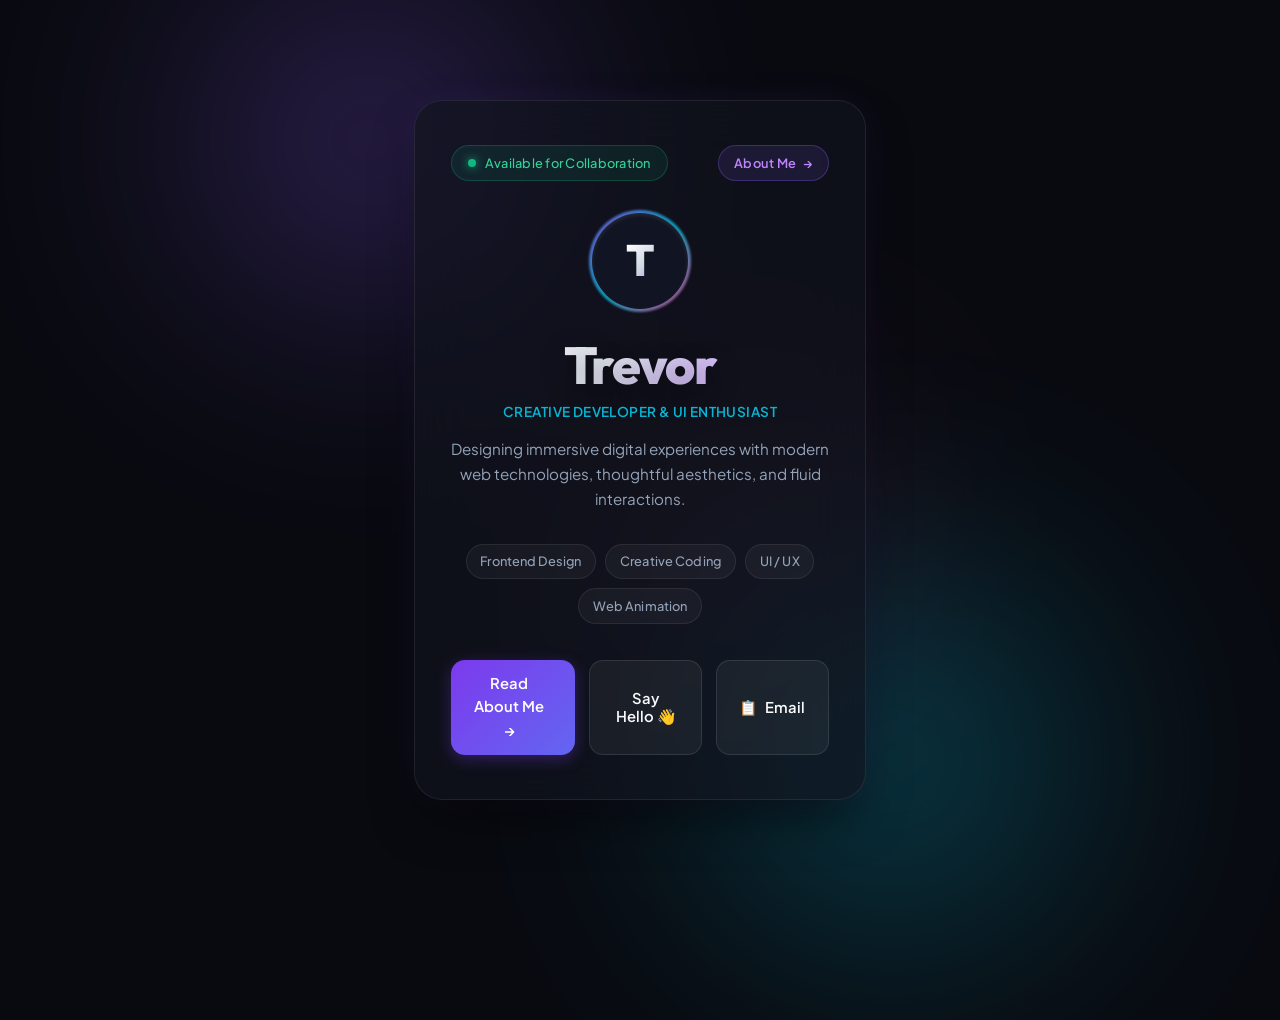
<file: index.html>
<!DOCTYPE html>
<html lang="en">
<head>
  <meta charset="UTF-8">
  <meta name="viewport" content="width=device-width, initial-scale=1.0">
  <meta name="description" content="Personal profile and interactive showcase for Trevor.">
  <title>Trevor | Personal Showcase</title>
  
  <!-- Modern Google Fonts -->
  <link rel="preconnect" href="https://fonts.googleapis.com">
  <link rel="preconnect" href="https://fonts.gstatic.com" crossorigin>
  <link href="https://fonts.googleapis.com/css2?family=Outfit:wght@300;400;600;700;800&family=Plus+Jakarta+Sans:wght@400;500;600&display=swap" rel="stylesheet">
  
  <link rel="stylesheet" href="style.css">
</head>
<body>
  <!-- Ambient background glow elements -->
  <div class="ambient-glow glow-1" aria-hidden="true"></div>
  <div class="ambient-glow glow-2" aria-hidden="true"></div>
  <div class="ambient-glow glow-3" aria-hidden="true"></div>

  <main class="page-wrapper">
    <article class="showcase-card" id="profileCard">
      <!-- Dynamic spotlight follow effect -->
      <div class="card-spotlight" id="cardSpotlight" aria-hidden="true"></div>

      <!-- Top status & Navigation bar -->
      <nav class="home-nav" aria-label="Main Navigation">
        <div class="status-badge" id="statusBadge">
          <span class="status-dot"></span>
          <span class="status-text">Available for Collaboration</span>
        </div>
        <a href="about.html" class="nav-link-pill" id="aboutNavPill">
          <span>About Me</span>
          <span class="nav-link-arrow">→</span>
        </a>
      </nav>

      <!-- Avatar with radiant gradient border -->
      <div class="avatar-container">
        <div class="avatar-ring"></div>
        <div class="avatar-content">
          <span class="avatar-letter">T</span>
        </div>
      </div>

      <!-- Main Headline & Intro -->
      <div class="identity-section">
        <h1 class="user-name" id="userName">Trevor</h1>
        <p class="user-role">Creative Developer &amp; UI Enthusiast</p>
        <p class="user-bio">
          Designing immersive digital experiences with modern web technologies, thoughtful aesthetics, and fluid interactions.
        </p>
      </div>

      <!-- Skill / Interest Badges -->
      <section class="tags-section" aria-label="Skills and Interests">
        <span class="tag-pill">Frontend Design</span>
        <span class="tag-pill">Creative Coding</span>
        <span class="tag-pill">UI / UX</span>
        <span class="tag-pill">Web Animation</span>
      </section>

      <!-- Action Buttons & Navigation -->
      <footer class="actions-section">
        <a href="about.html" class="btn btn-primary" id="exploreAboutBtn">
          <span class="btn-text">Read About Me →</span>
          <span class="btn-glow"></span>
        </a>
        <button class="btn btn-secondary" id="greetBtn" type="button">
          <span class="btn-text">Say Hello 👋</span>
        </button>
        <button class="btn btn-secondary" id="copyBtn" type="button" title="Copy Email">
          <span class="btn-icon">📋</span>
          <span class="btn-text" id="copyBtnText">Email</span>
        </button>
      </footer>
    </article>
  </main>

  <!-- Notification Toast -->
  <aside class="toast" id="toastNotification" role="alert" aria-live="polite">
    <span class="toast-icon">✨</span>
    <span class="toast-message" id="toastMessage">Welcome to Trevor's showcase!</span>
  </aside>

  <script src="script.js"></script>
</body>
</html>
</file>
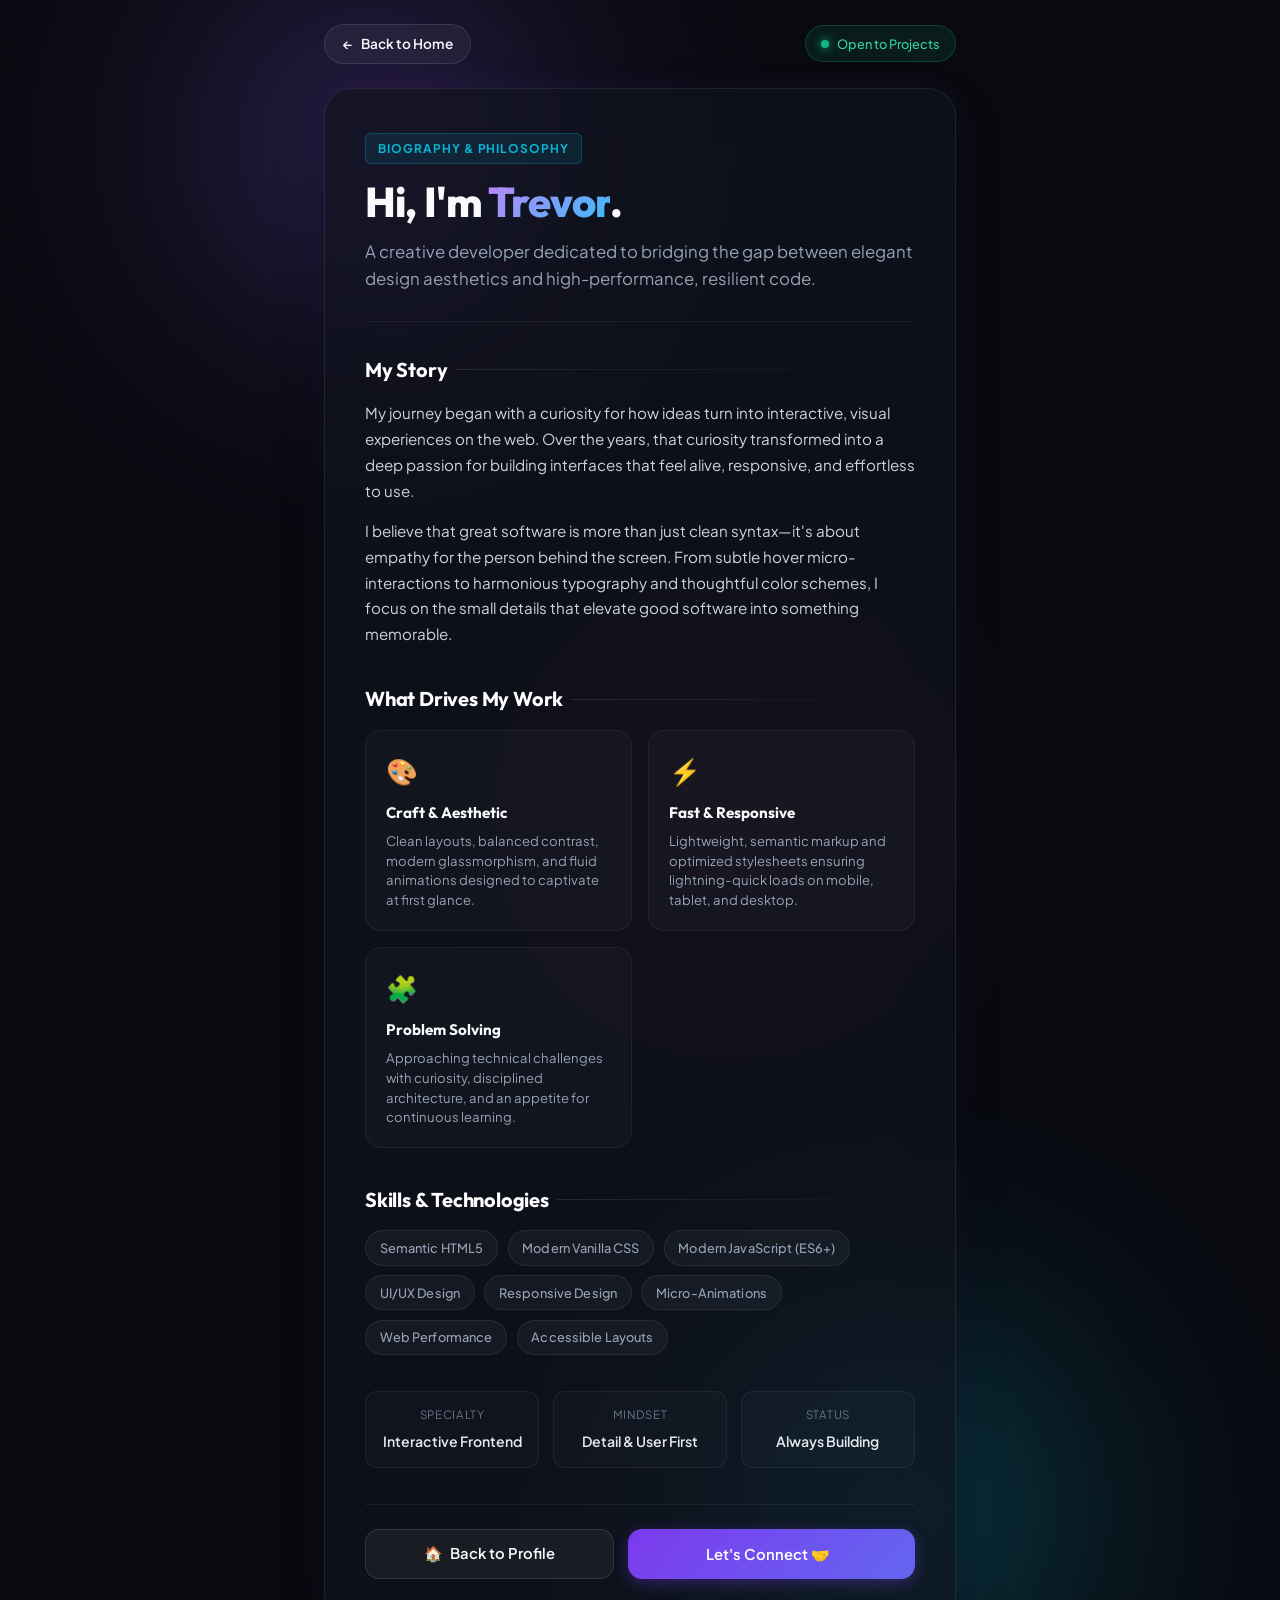
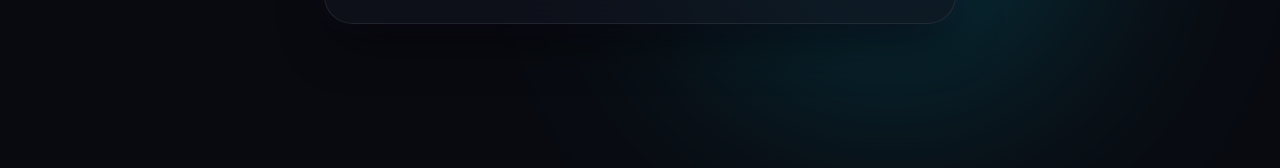
<file: about.html>
<!DOCTYPE html>
<html lang="en">
<head>
  <meta charset="UTF-8">
  <meta name="viewport" content="width=device-width, initial-scale=1.0">
  <meta name="description" content="Discover Trevor's journey, design philosophy, technical skills, and creative background.">
  <title>About Trevor | Story &amp; Background</title>

  <!-- Modern Google Fonts -->
  <link rel="preconnect" href="https://fonts.googleapis.com">
  <link rel="preconnect" href="https://fonts.gstatic.com" crossorigin>
  <link href="https://fonts.googleapis.com/css2?family=Outfit:wght@300;400;600;700;800&family=Plus+Jakarta+Sans:wght@400;500;600;700&display=swap" rel="stylesheet">

  <link rel="stylesheet" href="style.css">
</head>
<body>
  <!-- Ambient background glow elements -->
  <div class="ambient-glow glow-1" aria-hidden="true"></div>
  <div class="ambient-glow glow-2" aria-hidden="true"></div>
  <div class="ambient-glow glow-3" aria-hidden="true"></div>

  <main class="page-wrapper about-wrapper">
    <!-- Navigation back to Home -->
    <nav class="page-nav" aria-label="Page navigation">
      <a href="index.html" class="nav-back-btn" id="backToHome">
        <span class="nav-arrow">←</span>
        <span>Back to Home</span>
      </a>
      <span class="nav-status-pill">
        <span class="status-dot"></span>
        <span>Open to Projects</span>
      </span>
    </nav>

    <!-- Main About Card -->
    <article class="showcase-card about-card" id="aboutProfileCard">
      <!-- Mouse spotlight -->
      <div class="card-spotlight" id="cardSpotlight" aria-hidden="true"></div>

      <!-- Header Section -->
      <header class="about-hero">
        <div class="about-badge">Biography &amp; Philosophy</div>
        <h1 class="about-title">Hi, I'm <span class="highlight-name">Trevor</span>.</h1>
        <p class="about-lead">
          A creative developer dedicated to bridging the gap between elegant design aesthetics and high-performance, resilient code.
        </p>
      </header>

      <!-- Biography Narrative Section -->
      <section class="about-story-section">
        <h2 class="section-heading">My Story</h2>
        <div class="story-paragraphs">
          <p>
            My journey began with a curiosity for how ideas turn into interactive, visual experiences on the web. Over the years, that curiosity transformed into a deep passion for building interfaces that feel alive, responsive, and effortless to use.
          </p>
          <p>
            I believe that great software is more than just clean syntax—it's about empathy for the person behind the screen. From subtle hover micro-interactions to harmonious typography and thoughtful color schemes, I focus on the small details that elevate good software into something memorable.
          </p>
        </div>
      </section>

      <!-- Core Pillars Grid -->
      <section class="about-pillars-section" aria-label="Core Pillars">
        <h2 class="section-heading">What Drives My Work</h2>
        <div class="pillars-grid">
          <div class="pillar-card">
            <div class="pillar-icon">🎨</div>
            <h3 class="pillar-title">Craft &amp; Aesthetic</h3>
            <p class="pillar-desc">
              Clean layouts, balanced contrast, modern glassmorphism, and fluid animations designed to captivate at first glance.
            </p>
          </div>

          <div class="pillar-card">
            <div class="pillar-icon">⚡</div>
            <h3 class="pillar-title">Fast &amp; Responsive</h3>
            <p class="pillar-desc">
              Lightweight, semantic markup and optimized stylesheets ensuring lightning-quick loads on mobile, tablet, and desktop.
            </p>
          </div>

          <div class="pillar-card">
            <div class="pillar-icon">🧩</div>
            <h3 class="pillar-title">Problem Solving</h3>
            <p class="pillar-desc">
              Approaching technical challenges with curiosity, disciplined architecture, and an appetite for continuous learning.
            </p>
          </div>
        </div>
      </section>

      <!-- Tooling & Skills Section -->
      <section class="about-skills-section">
        <h2 class="section-heading">Skills &amp; Technologies</h2>
        <div class="tags-section about-tags">
          <span class="tag-pill">Semantic HTML5</span>
          <span class="tag-pill">Modern Vanilla CSS</span>
          <span class="tag-pill">Modern JavaScript (ES6+)</span>
          <span class="tag-pill">UI/UX Design</span>
          <span class="tag-pill">Responsive Design</span>
          <span class="tag-pill">Micro-Animations</span>
          <span class="tag-pill">Web Performance</span>
          <span class="tag-pill">Accessible Layouts</span>
        </div>
      </section>

      <!-- Quick Highlights -->
      <section class="highlights-section" aria-label="Quick Highlights">
        <div class="highlights-grid">
          <div class="highlight-item">
            <span class="highlight-label">Specialty</span>
            <span class="highlight-value">Interactive Frontend</span>
          </div>
          <div class="highlight-item">
            <span class="highlight-label">Mindset</span>
            <span class="highlight-value">Detail &amp; User First</span>
          </div>
          <div class="highlight-item">
            <span class="highlight-label">Status</span>
            <span class="highlight-value">Always Building</span>
          </div>
        </div>
      </section>

      <!-- Footer Actions -->
      <footer class="about-footer-actions">
        <a href="index.html" class="btn btn-secondary">
          <span class="btn-icon">🏠</span>
          <span class="btn-text">Back to Profile</span>
        </a>
        <button class="btn btn-primary" id="aboutContactBtn" type="button">
          <span class="btn-text">Let's Connect 🤝</span>
          <span class="btn-glow"></span>
        </button>
      </footer>
    </article>
  </main>

  <!-- Notification Toast -->
  <aside class="toast" id="toastNotification" role="alert" aria-live="polite">
    <span class="toast-icon">✨</span>
    <span class="toast-message" id="toastMessage">Glad you stopped by!</span>
  </aside>

  <script src="script.js"></script>
</body>
</html>
</file>
<file: style.css>
/* ==========================================================================
   Design Tokens & Variables
   ========================================================================== */
:root {
  /* Color Palette */
  --bg-main: #090a10;
  --card-bg: rgba(18, 20, 32, 0.65);
  --card-border: rgba(255, 255, 255, 0.08);
  --card-border-hover: rgba(168, 85, 247, 0.35);

  --accent-primary: #8b5cf6;
  --accent-secondary: #06b6d4;
  --accent-pink: #ec4899;

  --text-main: #f8fafc;
  --text-muted: #94a3b8;
  --text-dim: #64748b;

  --tag-bg: rgba(255, 255, 255, 0.04);
  --tag-border: rgba(255, 255, 255, 0.08);
  --tag-hover-bg: rgba(139, 92, 246, 0.15);
  --tag-hover-border: rgba(139, 92, 246, 0.4);

  /* Typography */
  --font-heading: 'Outfit', -apple-system, BlinkMacSystemFont, sans-serif;
  --font-body: 'Plus Jakarta Sans', -apple-system, BlinkMacSystemFont, sans-serif;

  /* Shadows & Glows */
  --shadow-card: 0 25px 50px -12px rgba(0, 0, 0, 0.6), 0 0 40px -10px rgba(139, 92, 246, 0.15);
  --glow-accent: 0 0 25px rgba(139, 92, 246, 0.45);
}

/* ==========================================================================
   CSS Reset & Base Rules
   ========================================================================== */
*, *::before, *::after {
  box-sizing: border-box;
  margin: 0;
  padding: 0;
}

body {
  min-height: 100vh;
  display: flex;
  align-items: center;
  justify-content: center;
  background-color: var(--bg-main);
  font-family: var(--font-body);
  color: var(--text-main);
  overflow-x: hidden;
  position: relative;
  line-height: 1.6;
  -webkit-font-smoothing: antialiased;
  -moz-osx-font-smoothing: grayscale;
}

/* ==========================================================================
   Ambient Background Glows
   ========================================================================== */
.ambient-glow {
  position: absolute;
  border-radius: 50%;
  filter: blur(120px);
  pointer-events: none;
  opacity: 0.45;
  z-index: 0;
  transition: transform 1.2s ease-out;
}

.glow-1 {
  width: 480px;
  height: 480px;
  background: radial-gradient(circle, var(--accent-primary) 0%, transparent 70%);
  top: -100px;
  left: 10%;
  animation: floatOrb 14s ease-in-out infinite alternate;
}

.glow-2 {
  width: 520px;
  height: 520px;
  background: radial-gradient(circle, var(--accent-secondary) 0%, transparent 70%);
  bottom: -120px;
  right: 10%;
  animation: floatOrb 18s ease-in-out infinite alternate-reverse;
}

.glow-3 {
  width: 320px;
  height: 320px;
  background: radial-gradient(circle, var(--accent-pink) 0%, transparent 75%);
  top: 40%;
  left: 45%;
  opacity: 0.25;
  animation: floatOrb 22s ease-in-out infinite alternate;
}

@keyframes floatOrb {
  0% { transform: translate(0, 0) scale(1); }
  50% { transform: translate(30px, -40px) scale(1.08); }
  100% { transform: translate(-25px, 35px) scale(0.95); }
}

/* ==========================================================================
   Layout Wrapper & Card
   ========================================================================== */
.page-wrapper {
  position: relative;
  z-index: 1;
  padding: 1.5rem;
  width: 100%;
  max-width: 500px;
  perspective: 1000px;
}

.showcase-card {
  position: relative;
  background: var(--card-bg);
  backdrop-filter: blur(28px);
  -webkit-backdrop-filter: blur(28px);
  border: 1px solid var(--card-border);
  border-radius: 28px;
  padding: 2.75rem 2.25rem;
  box-shadow: var(--shadow-card);
  overflow: hidden;
  text-align: center;
  transition: transform 0.3s cubic-bezier(0.2, 0.8, 0.2, 1),
              border-color 0.4s ease,
              box-shadow 0.4s ease;
}

.showcase-card:hover {
  border-color: var(--card-border-hover);
  box-shadow: 0 30px 60px -15px rgba(0, 0, 0, 0.7),
              0 0 50px -10px rgba(139, 92, 246, 0.25);
}

/* Spotlight that tracks mouse movements inside the card */
.card-spotlight {
  position: absolute;
  inset: 0;
  pointer-events: none;
  background: radial-gradient(
    600px circle at var(--mouse-x, 50%) var(--mouse-y, 50%),
    rgba(255, 255, 255, 0.07),
    transparent 40%
  );
  opacity: 0;
  transition: opacity 0.5s ease;
}

.showcase-card:hover .card-spotlight {
  opacity: 1;
}

/* ==========================================================================
   Card Header & Status Badge
   ========================================================================== */
.card-header {
  display: flex;
  justify-content: center;
  margin-bottom: 2rem;
}

.status-badge {
  display: inline-flex;
  align-items: center;
  gap: 0.55rem;
  padding: 0.4rem 1rem;
  border-radius: 9999px;
  background: rgba(16, 185, 129, 0.1);
  border: 1px solid rgba(16, 185, 129, 0.25);
  font-size: 0.8rem;
  font-weight: 500;
  color: #34d399;
  letter-spacing: 0.02em;
  transition: all 0.3s ease;
}

.status-badge:hover {
  background: rgba(16, 185, 129, 0.16);
  border-color: rgba(16, 185, 129, 0.45);
  transform: translateY(-1px);
}

.status-dot {
  width: 8px;
  height: 8px;
  border-radius: 50%;
  background-color: #10b981;
  box-shadow: 0 0 10px #10b981;
  animation: pulseDot 2s infinite ease-in-out;
}

@keyframes pulseDot {
  0%, 100% { opacity: 1; transform: scale(1); }
  50% { opacity: 0.4; transform: scale(0.75); }
}

/* ==========================================================================
   Avatar Monogram
   ========================================================================== */
.avatar-container {
  position: relative;
  width: 96px;
  height: 96px;
  margin: 0 auto 1.75rem auto;
}

.avatar-ring {
  position: absolute;
  inset: -3px;
  border-radius: 50%;
  background: linear-gradient(135deg, var(--accent-primary), var(--accent-secondary), var(--accent-pink));
  opacity: 0.85;
  filter: blur(1px);
  animation: rotateRing 8s linear infinite;
}

@keyframes rotateRing {
  0% { transform: rotate(0deg); }
  100% { transform: rotate(360deg); }
}

.avatar-content {
  position: relative;
  width: 100%;
  height: 100%;
  border-radius: 50%;
  background: #111422;
  display: flex;
  align-items: center;
  justify-content: center;
  box-shadow: inset 0 2px 4px rgba(255, 255, 255, 0.1);
}

.avatar-letter {
  font-family: var(--font-heading);
  font-size: 2.75rem;
  font-weight: 800;
  background: linear-gradient(135deg, #ffffff 20%, #cbd5e1 60%, var(--accent-primary) 100%);
  -webkit-background-clip: text;
  background-clip: text;
  -webkit-text-fill-color: transparent;
  user-select: none;
}

/* ==========================================================================
   Identity & Typography
   ========================================================================== */
.identity-section {
  margin-bottom: 2rem;
}

.user-name {
  font-family: var(--font-heading);
  font-size: 3.25rem;
  font-weight: 800;
  letter-spacing: -0.03em;
  line-height: 1.1;
  margin-bottom: 0.45rem;
  background: linear-gradient(135deg, #ffffff 0%, #e2e8f0 40%, #c084fc 100%);
  -webkit-background-clip: text;
  background-clip: text;
  -webkit-text-fill-color: transparent;
  text-shadow: 0 10px 30px rgba(0, 0, 0, 0.3);
  transition: transform 0.3s ease;
}

.user-name:hover {
  transform: scale(1.03);
}

.user-role {
  font-size: 1.05rem;
  font-weight: 600;
  color: var(--accent-secondary);
  letter-spacing: 0.03em;
  text-transform: uppercase;
  font-size: 0.85rem;
  margin-bottom: 0.85rem;
}

.user-bio {
  font-size: 0.95rem;
  color: var(--text-muted);
  max-width: 380px;
  margin: 0 auto;
  line-height: 1.65;
}

/* ==========================================================================
   Tag Pills
   ========================================================================== */
.tags-section {
  display: flex;
  flex-wrap: wrap;
  justify-content: center;
  gap: 0.6rem;
  margin-bottom: 2.25rem;
}

.tag-pill {
  font-size: 0.8rem;
  font-weight: 500;
  color: var(--text-muted);
  background: var(--tag-bg);
  border: 1px solid var(--tag-border);
  padding: 0.4rem 0.85rem;
  border-radius: 9999px;
  letter-spacing: 0.01em;
  cursor: default;
  transition: all 0.25s ease;
  user-select: none;
}

.tag-pill:hover {
  color: var(--text-main);
  background: var(--tag-hover-bg);
  border-color: var(--tag-hover-border);
  transform: translateY(-2px);
  box-shadow: 0 4px 12px rgba(139, 92, 246, 0.2);
}

/* ==========================================================================
   Actions & Buttons
   ========================================================================== */
.actions-section {
  display: flex;
  gap: 0.85rem;
  justify-content: center;
}

.btn {
  position: relative;
  display: inline-flex;
  align-items: center;
  justify-content: center;
  gap: 0.5rem;
  padding: 0.75rem 1.4rem;
  border-radius: 14px;
  font-family: var(--font-body);
  font-size: 0.925rem;
  font-weight: 600;
  border: none;
  cursor: pointer;
  transition: all 0.3s cubic-bezier(0.2, 0.8, 0.2, 1);
  overflow: hidden;
  text-decoration: none;
}

/* Primary Button */
.btn-primary {
  background: linear-gradient(135deg, #7c3aed, #6366f1);
  color: #ffffff;
  box-shadow: 0 4px 15px rgba(124, 58, 237, 0.35);
  flex: 1.2;
}

.btn-primary:hover {
  transform: translateY(-2px);
  box-shadow: 0 8px 25px rgba(124, 58, 237, 0.55);
}

.btn-primary:active {
  transform: translateY(0);
}

/* Secondary Button */
.btn-secondary {
  background: rgba(255, 255, 255, 0.05);
  color: var(--text-main);
  border: 1px solid rgba(255, 255, 255, 0.1);
  flex: 1;
}

.btn-secondary:hover {
  background: rgba(255, 255, 255, 0.1);
  border-color: rgba(255, 255, 255, 0.25);
  transform: translateY(-2px);
}

.btn-secondary:active {
  transform: translateY(0);
}

/* ==========================================================================
   Toast Notification
   ========================================================================== */
.toast {
  position: fixed;
  bottom: 2rem;
  left: 50%;
  transform: translateX(-50%) translateY(100px);
  background: rgba(18, 22, 34, 0.92);
  border: 1px solid rgba(139, 92, 246, 0.4);
  backdrop-filter: blur(16px);
  -webkit-backdrop-filter: blur(16px);
  padding: 0.75rem 1.4rem;
  border-radius: 9999px;
  color: var(--text-main);
  font-size: 0.875rem;
  font-weight: 500;
  display: flex;
  align-items: center;
  gap: 0.6rem;
  box-shadow: 0 10px 30px rgba(0, 0, 0, 0.5), 0 0 20px rgba(139, 92, 246, 0.25);
  opacity: 0;
  pointer-events: none;
  transition: all 0.4s cubic-bezier(0.16, 1, 0.3, 1);
  z-index: 100;
}

.toast.show {
  transform: translateX(-50%) translateY(0);
  opacity: 1;
}

/* ==========================================================================
   Navigation Bars & Links
   ========================================================================== */
.home-nav {
  display: flex;
  align-items: center;
  justify-content: space-between;
  gap: 0.75rem;
  margin-bottom: 2rem;
  flex-wrap: wrap;
}

.nav-link-pill {
  display: inline-flex;
  align-items: center;
  gap: 0.4rem;
  padding: 0.4rem 0.95rem;
  border-radius: 9999px;
  background: rgba(139, 92, 246, 0.12);
  border: 1px solid rgba(139, 92, 246, 0.3);
  font-size: 0.8rem;
  font-weight: 600;
  color: #c084fc;
  text-decoration: none;
  letter-spacing: 0.02em;
  transition: all 0.25s ease;
}

.nav-link-pill:hover {
  background: rgba(139, 92, 246, 0.25);
  border-color: rgba(139, 92, 246, 0.55);
  color: #ffffff;
  transform: translateX(2px);
}

.nav-link-arrow {
  transition: transform 0.25s ease;
}

.nav-link-pill:hover .nav-link-arrow {
  transform: translateX(3px);
}

/* Page Navigation (About Page) */
.page-nav {
  display: flex;
  align-items: center;
  justify-content: space-between;
  margin-bottom: 1.5rem;
  width: 100%;
}

.nav-back-btn {
  display: inline-flex;
  align-items: center;
  gap: 0.5rem;
  padding: 0.5rem 1.1rem;
  border-radius: 9999px;
  background: rgba(255, 255, 255, 0.05);
  border: 1px solid rgba(255, 255, 255, 0.1);
  color: var(--text-main);
  text-decoration: none;
  font-size: 0.85rem;
  font-weight: 600;
  backdrop-filter: blur(12px);
  -webkit-backdrop-filter: blur(12px);
  transition: all 0.25s ease;
}

.nav-back-btn:hover {
  background: rgba(255, 255, 255, 0.12);
  border-color: rgba(255, 255, 255, 0.25);
  transform: translateX(-3px);
}

.nav-status-pill {
  display: inline-flex;
  align-items: center;
  gap: 0.5rem;
  padding: 0.45rem 0.95rem;
  border-radius: 9999px;
  background: rgba(16, 185, 129, 0.1);
  border: 1px solid rgba(16, 185, 129, 0.25);
  font-size: 0.8rem;
  font-weight: 500;
  color: #34d399;
}

/* ==========================================================================
   About Page Layout & Cards
   ========================================================================== */
.about-wrapper {
  max-width: 680px;
}

.about-card {
  text-align: left;
  padding: 2.75rem 2.5rem;
}

.about-hero {
  margin-bottom: 2rem;
  border-bottom: 1px solid rgba(255, 255, 255, 0.06);
  padding-bottom: 1.75rem;
}

.about-badge {
  display: inline-block;
  font-size: 0.75rem;
  font-weight: 700;
  text-transform: uppercase;
  letter-spacing: 0.08em;
  color: var(--accent-secondary);
  background: rgba(6, 182, 212, 0.1);
  border: 1px solid rgba(6, 182, 212, 0.25);
  padding: 0.3rem 0.75rem;
  border-radius: 6px;
  margin-bottom: 0.85rem;
}

.about-title {
  font-family: var(--font-heading);
  font-size: 2.6rem;
  font-weight: 800;
  letter-spacing: -0.02em;
  line-height: 1.2;
  margin-bottom: 0.75rem;
  color: var(--text-main);
}

.highlight-name {
  background: linear-gradient(135deg, #c084fc, #38bdf8);
  -webkit-background-clip: text;
  background-clip: text;
  -webkit-text-fill-color: transparent;
}

.about-lead {
  font-size: 1.05rem;
  color: var(--text-muted);
  line-height: 1.6;
}

/* Section Headings */
.section-heading {
  font-family: var(--font-heading);
  font-size: 1.25rem;
  font-weight: 700;
  letter-spacing: -0.01em;
  color: #ffffff;
  margin-bottom: 0.9rem;
  display: flex;
  align-items: center;
  gap: 0.5rem;
}

.section-heading::after {
  content: '';
  flex: 1;
  height: 1px;
  background: linear-gradient(to right, rgba(255, 255, 255, 0.1), transparent);
}

/* Story Section */
.about-story-section {
  margin-bottom: 2.25rem;
}

.story-paragraphs p {
  color: #cbd5e1;
  font-size: 0.95rem;
  line-height: 1.7;
  margin-bottom: 0.9rem;
}

.story-paragraphs p:last-child {
  margin-bottom: 0;
}

/* Pillars Grid */
.about-pillars-section {
  margin-bottom: 2.25rem;
}

.pillars-grid {
  display: grid;
  grid-template-columns: repeat(auto-fit, minmax(180px, 1fr));
  gap: 1rem;
}

.pillar-card {
  background: rgba(255, 255, 255, 0.025);
  border: 1px solid rgba(255, 255, 255, 0.06);
  border-radius: 16px;
  padding: 1.25rem;
  transition: all 0.3s ease;
}

.pillar-card:hover {
  background: rgba(255, 255, 255, 0.05);
  border-color: rgba(139, 92, 246, 0.3);
  transform: translateY(-3px);
}

.pillar-icon {
  font-size: 1.6rem;
  margin-bottom: 0.6rem;
}

.pillar-title {
  font-family: var(--font-heading);
  font-size: 0.95rem;
  font-weight: 700;
  color: var(--text-main);
  margin-bottom: 0.35rem;
}

.pillar-desc {
  font-size: 0.82rem;
  color: var(--text-muted);
  line-height: 1.5;
}

/* Skills in About */
.about-skills-section {
  margin-bottom: 2.25rem;
}

.about-tags {
  justify-content: flex-start;
  margin-bottom: 0;
}

/* Highlights Grid */
.highlights-section {
  margin-bottom: 2.25rem;
}

.highlights-grid {
  display: grid;
  grid-template-columns: repeat(3, 1fr);
  gap: 0.85rem;
}

.highlight-item {
  background: rgba(255, 255, 255, 0.02);
  border: 1px solid rgba(255, 255, 255, 0.06);
  border-radius: 12px;
  padding: 0.85rem 1rem;
  text-align: center;
}

.highlight-label {
  display: block;
  font-size: 0.72rem;
  text-transform: uppercase;
  letter-spacing: 0.06em;
  color: var(--text-dim);
  margin-bottom: 0.25rem;
}

.highlight-value {
  font-size: 0.88rem;
  font-weight: 600;
  color: #e2e8f0;
}

/* Footer Actions in About */
.about-footer-actions {
  display: flex;
  gap: 0.85rem;
  padding-top: 1.5rem;
  border-top: 1px solid rgba(255, 255, 255, 0.06);
}

/* ==========================================================================
   Responsive Adaptations
   ========================================================================== */
@media (max-width: 600px) {
  .highlights-grid {
    grid-template-columns: 1fr;
  }

  .pillars-grid {
    grid-template-columns: 1fr;
  }

  .about-card {
    padding: 2rem 1.5rem;
  }

  .about-title {
    font-size: 2.1rem;
  }

  .about-footer-actions {
    flex-direction: column;
  }

  .about-footer-actions .btn {
    width: 100%;
  }
}

@media (max-width: 480px) {
  .showcase-card {
    padding: 2.25rem 1.5rem;
    border-radius: 22px;
  }

  .user-name {
    font-size: 2.6rem;
  }

  .home-nav {
    flex-direction: column;
    align-items: stretch;
  }

  .home-nav .status-badge,
  .home-nav .nav-link-pill {
    justify-content: center;
  }

  .actions-section {
    flex-direction: column;
  }

  .actions-section .secondary-actions {
    display: flex;
    gap: 0.5rem;
    width: 100%;
  }

  .btn {
    width: 100%;
  }
}
</file>
